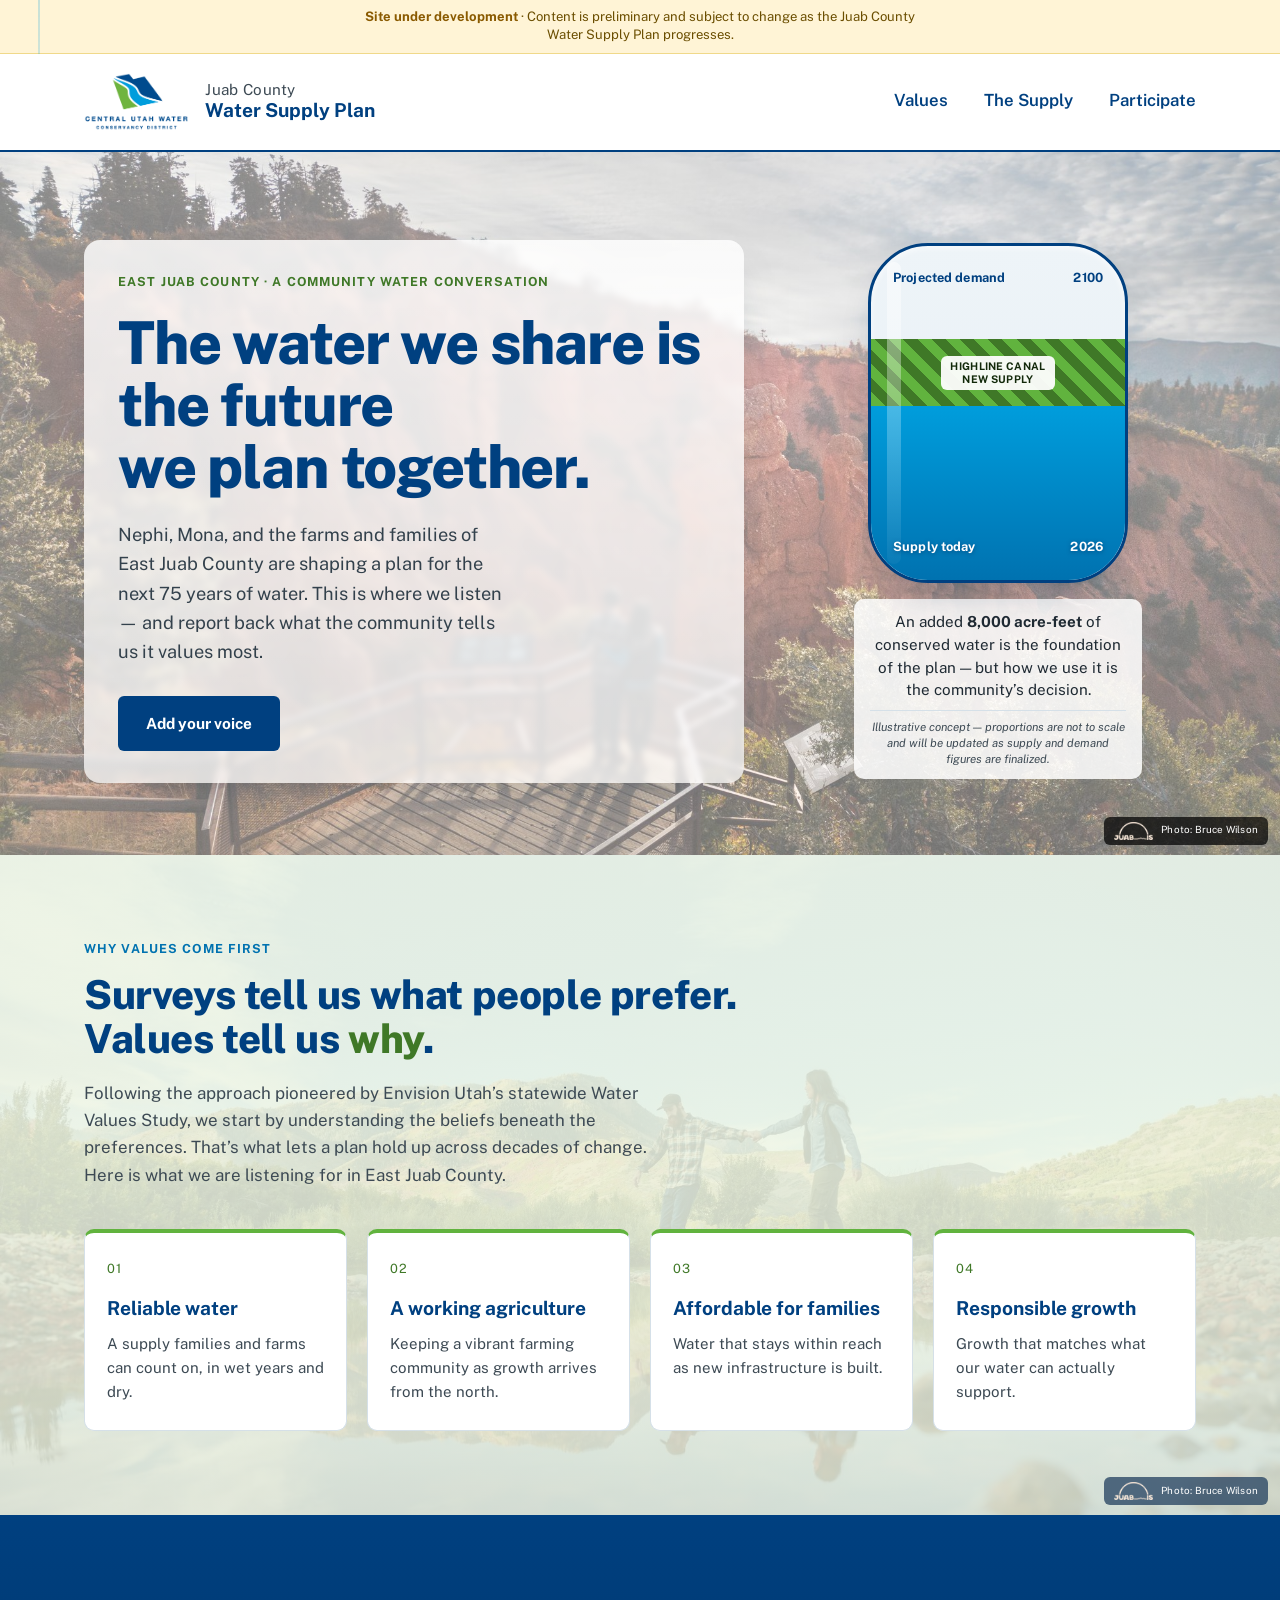
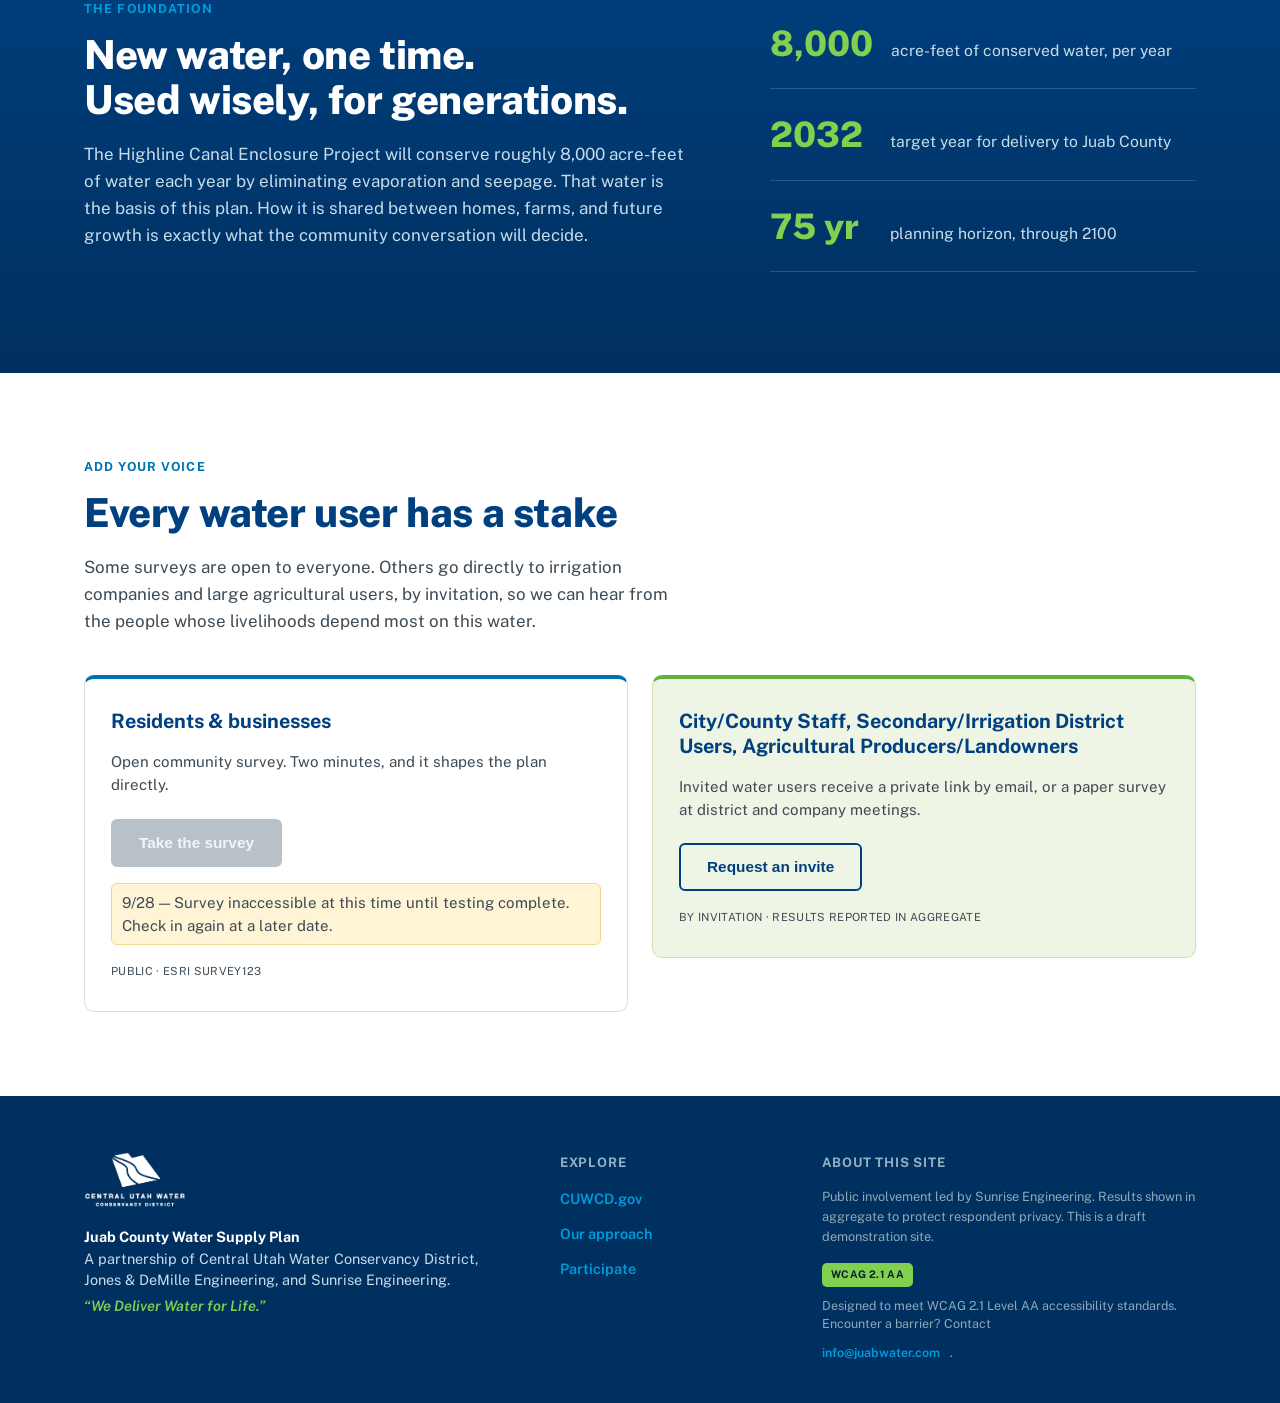
<file: index.html>
<!DOCTYPE html>
<html lang="en">
<head>
<meta charset="UTF-8" />
<meta name="viewport" content="width=device-width, initial-scale=1.0" />
<title>Juab County Water Supply Plan — Community Water Values</title>
<meta name="description" content="Reporting what East Juab County residents, farmers, and water users value about their water future. Part of the Juab County Water Supply Plan." />
<link rel="preconnect" href="https://fonts.googleapis.com" />
<link rel="preconnect" href="https://fonts.gstatic.com" crossorigin />
<link href="https://fonts.googleapis.com/css2?family=Fraunces:opsz,wght@9..144,400;9..144,600;9..144,900&family=Public+Sans:wght@400;500;600;700&display=swap" rel="stylesheet" />
<link rel="stylesheet" href="styles.css" />
</head>
<body>
<a class="skip-link" href="#main">Skip to content</a>

<!-- development notice -->
<div class="dev-banner" role="status">
  <span class="dev-banner-inner"><strong>Site under development</strong> &middot; Content is preliminary and subject to change as the Juab County Water Supply Plan progresses.</span>
</div>

<!-- ambient canal line -->
<div class="canal" aria-hidden="true"></div>

<header class="site-head">
  <div class="wrap head-inner">
    <a class="brand" href="https://putzke.github.io/juab-water-values/" aria-label="Juab County Water Supply Plan — home">
      <img src="assets/cuwcd-logo.png" alt="Central Utah Water Conservancy District" class="brand-logo" />
      <span class="brand-txt">Juab&nbsp;County<br /><strong>Water Supply Plan</strong></span>
    </a>
    <nav class="nav" aria-label="Primary">
      <a href="#values">Values</a>
      <a href="#supply">The Supply</a>
      <a href="#participate">Participate</a>
    </nav>
  </div>
</header>

<main id="main">

  <!-- ─────────────── HERO ─────────────── -->
  <section class="hero photo-bg">
    <a class="photo-credit" href="https://juab.is" target="_blank" rel="noopener"><img class="credit-logo" src="assets/juab-logo.png" alt="Juab County Tourism (juab.is)" />Photo: Bruce Wilson</a>
    <div class="wrap hero-grid">
      <div class="hero-copy">
        <p class="eyebrow">East Juab County · A Community Water Conversation</p>
        <h1>The water we share is the future we&nbsp;plan&nbsp;together.</h1>
        <p class="lede">
          Nephi, Mona, and the farms and families of East Juab County are shaping a plan
          for the next 75&nbsp;years of water. This is where we listen &mdash; and report
          back what the community tells us it values most.
        </p>
        <div class="hero-cta">
          <a class="btn btn-primary" href="#participate">Add your voice</a>
        </div>
      </div>

      <!-- SIGNATURE ELEMENT: supply vs demand water column -->
      <figure class="supply-viz" role="img" aria-label="Illustrative diagram (not to scale) showing today's water supply, plus new water from the Highline Canal, rising toward projected demand in 2100. Proportions are conceptual and will be updated as figures are finalized.">
        <div class="viz-frame" aria-hidden="true">
          <div class="water">
            <div class="viz-label viz-label-top"><span>Projected demand</span><span>2100</span></div>
            <div class="water-fill" id="waterFill"></div>
            <div class="new-supply" id="newSupply">
              <span class="ns-tag">Highline Canal<br />new supply</span>
            </div>
            <div class="viz-label viz-label-bot"><span>Supply today</span><span>2026</span></div>
          </div>
        </div>
        <figcaption>An added <strong>8,000 acre-feet</strong> of conserved water is the
          foundation of the plan &mdash; but how we use it is the community&rsquo;s decision.
          <span class="viz-disclaimer">Illustrative concept &mdash; proportions are not to scale and will be updated as supply and demand figures are finalized.</span></figcaption>
      </figure>
    </div>
  </section>

  <!-- ─────────────── VALUES ─────────────── -->
  <section id="values" class="band band-sage photo-bg">
    <a class="photo-credit" href="https://juab.is" target="_blank" rel="noopener"><img class="credit-logo" src="assets/juab-logo.png" alt="Juab County Tourism (juab.is)" />Photo: Bruce Wilson</a>
    <div class="wrap">
      <p class="section-eyebrow">Why values come first</p>
      <h2 class="section-title">Surveys tell us what people prefer.<br />Values tell us <em>why</em>.</h2>
      <p class="section-lede">
        Following the approach pioneered by Envision Utah&rsquo;s statewide Water Values Study,
        we start by understanding the beliefs beneath the preferences. That&rsquo;s what lets a
        plan hold up across decades of change. Here is what we are listening for in East Juab County.
      </p>

      <div class="value-grid">
        <article class="value-card">
          <span class="vc-num" aria-hidden="true">01</span>
          <h3>Reliable water</h3>
          <p>A supply families and farms can count on, in wet years and dry.</p>
        </article>
        <article class="value-card">
          <span class="vc-num" aria-hidden="true">02</span>
          <h3>A working agriculture</h3>
          <p>Keeping a vibrant farming community as growth arrives from the north.</p>
        </article>
        <article class="value-card">
          <span class="vc-num" aria-hidden="true">03</span>
          <h3>Affordable for families</h3>
          <p>Water that stays within reach as new infrastructure is built.</p>
        </article>
        <article class="value-card">
          <span class="vc-num" aria-hidden="true">04</span>
          <h3>Responsible growth</h3>
          <p>Growth that matches what our water can actually support.</p>
        </article>
      </div>
    </div>
  </section>

  <!-- ─────────────── SUPPLY STORY ─────────────── -->
  <section id="supply" class="band band-deep">
    <div class="wrap supply-grid">
      <div>
        <p class="section-eyebrow light">The foundation</p>
        <h2 class="section-title light">New water, one time.<br />Used wisely, for generations.</h2>
        <p class="section-lede light">
          The Highline Canal Enclosure Project will conserve roughly 8,000 acre-feet of water
          each year by eliminating evaporation and seepage. That water is the basis of this plan.
          How it is shared between homes, farms, and future growth is exactly what the community
          conversation will decide.
        </p>
      </div>
      <ul class="supply-facts">
        <li><span class="sf-num">8,000</span><span class="sf-lbl">acre-feet of conserved water, per year</span></li>
        <li><span class="sf-num">2032</span><span class="sf-lbl">target year for delivery to Juab County</span></li>
        <li><span class="sf-num">75 yr</span><span class="sf-lbl">planning horizon, through 2100</span></li>
      </ul>
    </div>
  </section>

  <!-- ─────────────── PARTICIPATE ─────────────── -->
  <section id="participate" class="band">
    <div class="wrap participate">
      <div class="part-copy">
        <p class="section-eyebrow">Add your voice</p>
        <h2 class="section-title">Every water user has a stake</h2>
        <p class="section-lede">
          Some surveys are open to everyone. Others go directly to irrigation companies and
          large agricultural users, by invitation, so we can hear from the people whose
          livelihoods depend most on this water.
        </p>
      </div>
      <div class="part-cards">
        <article class="part-card">
          <h3>Residents &amp; businesses</h3>
          <p>Open community survey. Two minutes, and it shapes the plan directly.</p>
          <button type="button" class="btn btn-primary" data-survey="public" disabled aria-disabled="true">Take the survey</button>
          <p class="survey-note">9/28 &mdash; Survey inaccessible at this time until testing complete. Check in again at a later date.</p>
          <span class="part-meta">Public &middot; ESRI Survey123</span>
        </article>
        <article class="part-card part-card-alt">
          <h3>City/County Staff, Secondary/Irrigation District Users, Agricultural Producers/Landowners</h3>
          <p>Invited water users receive a private link by email, or a paper survey at
             district and company meetings.</p>
          <button type="button" class="btn btn-ghost" data-survey="invite">Request an invite</button>
          <span class="part-meta">By invitation &middot; results reported in aggregate</span>
        </article>
      </div>
    </div>
  </section>

</main>

<footer class="site-foot">
  <div class="wrap foot-inner">
    <div class="foot-col foot-col-brand">
      <div class="foot-brand">
        <img src="assets/cuwcd-logo-white.png" alt="Central Utah Water Conservancy District" class="foot-logo" />
        <div>
        <p><strong>Juab County Water Supply Plan</strong><br />
          A partnership of Central Utah Water Conservancy District, Jones&nbsp;&amp;&nbsp;DeMille
          Engineering, and Sunrise Engineering.</p>
        <p class="foot-tagline">&ldquo;We Deliver Water for Life.&rdquo;</p>
        </div>
      </div>
    </div>
    <div class="foot-col foot-col-links">
      <p class="foot-h">Explore</p>
      <nav class="foot-links" aria-label="Footer">
        <a href="https://cuwcd.gov/" rel="noopener">CUWCD.gov</a>
        <a href="#values">Our approach</a>
        <a href="#participate">Participate</a>
      </nav>
    </div>
    <div class="foot-col foot-col-info">
      <p class="foot-h">About this site</p>
      <p class="foot-fine">
        Public involvement led by Sunrise Engineering. Results shown in aggregate to protect
        respondent privacy. This is a draft demonstration site.
      </p>
      <p class="foot-a11y">
        <span class="a11y-badge">WCAG 2.1 AA</span>
        Designed to meet WCAG&nbsp;2.1 Level&nbsp;AA accessibility standards.
        Encounter a barrier? Contact <a href="mailto:info@juabwater.com">info@juabwater.com</a>.
      </p>
    </div>
  </div>
</footer>

<script src="app.js"></script>
</body>
</html>
</file>
<file: styles.css>
/* ============================================================
   Juab County Water Supply Plan — Community Water Values
   Styled to the Central Utah Water Conservancy District (CUWCD)
   brand: navy, water blues, and District green.
   "We Deliver Water for Life."
   ============================================================ */

:root{
  --navy:#004080;
  --navy-2:#00305f;
  --blue:#0072b0;
  --blue-lite:#009ddc;
  --blue-pale:#e7f1f8;
  --green:#61b33e;
  --green-deep:#3f7827;
  --green-ondark:#82d050;
  --green-pale:#eef5e5;

  --paper:#ffffff;
  --paper-2:#f4f7fa;
  --ink:#1f2a33;
  --ink-soft:#3d4a54;
  --line:#d5e0e8;

  --display:"Public Sans",system-ui,sans-serif;
  --body:"Public Sans",system-ui,sans-serif;
  --mono:var(--body);  /* retired robotic monospace; unified to Public Sans */

  --wrap:1160px;
  --r:10px;
}

*{box-sizing:border-box;margin:0;padding:0}
html{scroll-behavior:smooth}
@media (prefers-reduced-motion:reduce){html{scroll-behavior:auto}}

body{font-family:var(--body);color:var(--ink);background:var(--paper);line-height:1.6;-webkit-font-smoothing:antialiased;overflow-x:hidden}

.wrap{max-width:var(--wrap);margin:0 auto;padding:0 24px}

.skip-link{position:absolute;left:-999px;top:0;z-index:100;background:var(--navy);color:#fff;padding:10px 16px;border-radius:0 0 8px 0}
.skip-link:focus{left:0}

a{color:var(--blue);text-decoration:none}
/* high-contrast keyboard focus (WCAG 2.4.7) — double ring works on light and dark */
a:focus-visible,
button:focus-visible,
[tabindex]:focus-visible{
  outline:3px solid var(--navy);
  outline-offset:2px;
  box-shadow:0 0 0 6px rgba(122,182,72,.55);
  border-radius:4px;
}
/* on dark bands, invert so the ring stays visible */
.band-deep a:focus-visible,
.band-deep button:focus-visible,
.site-foot a:focus-visible{
  outline-color:#fff;
  box-shadow:0 0 0 6px rgba(122,182,72,.7);
}

.canal{position:fixed;left:38px;top:0;bottom:0;width:2px;z-index:0;background:linear-gradient(var(--blue-lite),transparent 40%,transparent 60%,var(--blue-lite));opacity:.22;pointer-events:none}
@media(max-width:900px){.canal{display:none}}

/* development notice banner */
.dev-banner{background:#fff4d6;color:#6b4e00;border-bottom:1px solid #f0d98a;text-align:center;padding:8px 16px;font-size:.82rem;line-height:1.4}
.dev-banner strong{color:#8a5a00;font-weight:700}
.dev-banner-inner{display:inline-block;max-width:70ch}

/* header */
.site-head{position:sticky;top:0;z-index:40;background:rgba(255,255,255,.92);backdrop-filter:blur(10px);border-bottom:2px solid var(--navy)}
.head-inner{display:flex;align-items:center;justify-content:space-between;height:96px}
.brand{display:flex;align-items:center;gap:16px;text-decoration:none;transition:opacity .2s}
.brand:hover{opacity:.82}
.brand-txt{font-family:var(--body);font-size:.95rem;line-height:1.2;letter-spacing:.02em;color:var(--ink-soft)}
.brand-txt strong{font-size:1.2rem;color:var(--navy);letter-spacing:0}
.brand-mark{width:34px;height:34px;border-radius:6px;flex:none;position:relative;overflow:hidden;background:linear-gradient(135deg,var(--navy) 0 50%,var(--blue) 50% 100%)}
.brand-mark::before{content:"";position:absolute;left:0;bottom:0;width:60%;height:55%;background:var(--green);clip-path:polygon(0 100%,100% 100%,0 0)}
.brand-mark::after{content:"";position:absolute;right:6px;top:6px;width:40%;height:70%;background:var(--blue-lite);clip-path:polygon(100% 0,100% 100%,0 100%);opacity:.9}
.nav{display:flex;gap:36px}
.nav a{font-weight:600;font-size:1.05rem;color:var(--navy);padding:6px 0;border-bottom:3px solid transparent;transition:.2s}
.nav a:hover{color:var(--blue);border-color:var(--green)}
@media(max-width:720px){.nav{gap:16px}.nav a{font-size:.8rem}}

/* hero */
.hero{position:relative;padding:88px 0 72px;overflow:hidden}
.hero::before{content:"";position:absolute;inset:0;z-index:-1;background:radial-gradient(1200px 500px at 82% -10%,rgba(79,169,221,.16),transparent 60%),radial-gradient(900px 600px at 4% 112%,rgba(122,182,72,.15),transparent 55%)}
.hero-grid{display:grid;grid-template-columns:1.25fr .75fr;gap:56px;align-items:center}
@media(max-width:860px){.hero-grid{grid-template-columns:1fr;gap:40px}}
.eyebrow{font-family:var(--body);font-size:.78rem;font-weight:700;letter-spacing:.09em;text-transform:uppercase;color:var(--green-deep);margin-bottom:20px}
.hero h1{font-family:var(--display);font-weight:800;font-size:clamp(2.3rem,5.2vw,3.7rem);line-height:1.05;letter-spacing:-.02em;color:var(--navy);margin-bottom:22px}
.lede{font-size:1.14rem;color:var(--ink-soft);max-width:36ch;margin-bottom:30px}
.hero-cta{display:flex;gap:14px;flex-wrap:wrap}
.btn{display:inline-block;font-weight:700;font-size:.96rem;padding:13px 26px;border-radius:6px;transition:.2s;cursor:pointer;border:2px solid transparent}
.btn-primary{background:var(--navy);color:#fff}
.btn-primary:hover{background:var(--blue);transform:translateY(-1px)}
.btn-ghost{border-color:var(--navy);color:var(--navy);background:transparent}
.btn-ghost:hover{background:var(--navy);color:#fff}
.btn:disabled,.btn[disabled]{background:#9aa7b1;border-color:#9aa7b1;color:#eef2f5;cursor:not-allowed;opacity:.7;pointer-events:none;transform:none;box-shadow:none}

/* supply viz */
.supply-viz{text-align:center}
.viz-frame{position:relative;width:100%;max-width:260px;margin:0 auto}
.water{position:relative;height:340px;border-radius:60px;overflow:hidden;background:linear-gradient(#eef4f8,#e6eff5);border:3px solid var(--navy);box-shadow:0 20px 40px -24px rgba(27,58,91,.55),inset 0 2px 6px rgba(255,255,255,.7);}
.water::after{content:"";position:absolute;top:16px;bottom:16px;left:16px;width:14px;background:linear-gradient(rgba(255,255,255,.5),rgba(255,255,255,.04));border-radius:40px;pointer-events:none;z-index:3}
.water-fill{position:absolute;left:0;right:0;bottom:0;height:52%;background:linear-gradient(var(--blue-lite),var(--blue));transition:height 1.6s cubic-bezier(.2,.7,.2,1)}
.water-fill::before{content:"";position:absolute;top:-9px;left:-50%;right:-50%;height:18px;background:radial-gradient(circle at 20% 0,var(--blue-lite) 0 6px,transparent 7px) 0 0/34px 18px repeat-x;opacity:.7;animation:wave 3s linear infinite}
@keyframes wave{to{transform:translateX(34px)}}
@media (prefers-reduced-motion:reduce){.water-fill::before{animation:none}}
.new-supply{position:absolute;left:0;right:0;bottom:52%;height:0;background:repeating-linear-gradient(45deg,var(--green) 0 10px,var(--green-deep) 10px 20px);transition:height 1.6s cubic-bezier(.2,.7,.2,1) .4s;display:flex;align-items:center;justify-content:center;overflow:hidden}
.ns-tag{font-family:var(--body);font-size:.66rem;font-weight:700;line-height:1.2;color:#12290a;text-transform:uppercase;letter-spacing:.03em;padding:4px 9px;background:rgba(255,255,255,.94);border-radius:6px}
.viz-label{position:absolute;left:22px;right:22px;z-index:4;display:flex;justify-content:space-between;font-family:var(--body);font-size:.8rem;font-weight:700;letter-spacing:.01em}
.viz-label-top{top:22px;color:var(--navy)}
.viz-label-bot{bottom:22px;color:#fff;text-shadow:0 1px 4px rgba(0,48,95,.55)}
.supply-viz figcaption{margin-top:16px;font-size:.95rem;line-height:1.5;color:var(--ink);max-width:32ch;margin-inline:auto;background:rgba(255,255,255,.86);padding:12px 16px;border-radius:10px}

/* bands */
.band{padding:84px 0;position:relative}
.band-sage{background:var(--green-pale)}
.band-deep{background:linear-gradient(var(--navy),var(--navy-2));color:#e7f1f8}
.band-deep .section-title,.band-deep .section-eyebrow{color:#fff}
.section-eyebrow{font-family:var(--body);font-size:.78rem;font-weight:700;letter-spacing:.09em;text-transform:uppercase;color:var(--blue);margin-bottom:14px}
.section-eyebrow.light{color:var(--blue-lite)}
.section-title{font-family:var(--display);font-weight:800;font-size:clamp(1.7rem,3.4vw,2.5rem);line-height:1.12;letter-spacing:-.01em;color:var(--navy);margin-bottom:18px}
.section-title em{font-style:normal;color:var(--green-deep)}
.section-title.light em{color:var(--green)}
.section-lede{font-size:1.06rem;color:var(--ink-soft);max-width:60ch;margin-bottom:40px}
.band-deep .section-lede.light{color:#c8dcea}

/* value cards */
.value-grid{display:grid;grid-template-columns:repeat(4,1fr);gap:20px}
@media(max-width:860px){.value-grid{grid-template-columns:repeat(2,1fr)}}
@media(max-width:480px){.value-grid{grid-template-columns:1fr}}
.value-card{background:var(--paper);border-radius:var(--r);padding:26px 22px;border:1px solid var(--line);border-top:4px solid var(--green);position:relative;transition:.25s}
.value-card:hover{transform:translateY(-4px);box-shadow:0 18px 32px -22px rgba(27,58,91,.5)}
.vc-num{font-family:var(--body);font-size:.8rem;color:var(--green-deep);display:block;margin-bottom:14px;letter-spacing:.05em}
.value-card h3{font-family:var(--display);font-weight:700;font-size:1.2rem;color:var(--navy);margin-bottom:8px}
.value-card p{font-size:.94rem;color:var(--ink-soft)}

/* dashboard */
.dash{display:grid;gap:22px}
.stat-row{display:grid;grid-template-columns:repeat(3,1fr);gap:22px}
@media(max-width:640px){.stat-row{grid-template-columns:1fr}}
.stat{background:var(--navy);color:#fff;border-radius:var(--r);padding:28px 26px;text-align:left}
.stat-num{font-family:var(--display);font-weight:800;font-size:2.8rem;line-height:1;display:block;color:var(--green-ondark)}
.stat-lbl{font-size:.9rem;color:#c8dcea;margin-top:8px;display:block}
.panel{background:var(--paper);border:1px solid var(--line);border-radius:var(--r);padding:28px}
.panel-title{font-family:var(--display);font-weight:700;font-size:1.24rem;color:var(--navy);margin-bottom:4px}
.panel-sub{font-size:.9rem;color:var(--ink-soft);margin-bottom:22px}
.panel-note{font-size:.8rem;color:var(--ink-soft);font-style:italic;margin-top:16px}
.panel-2col{display:grid;grid-template-columns:1fr 1fr;gap:22px}
@media(max-width:760px){.panel-2col{grid-template-columns:1fr}}
.barlist{list-style:none;display:grid;gap:16px}
.barlist-tight{gap:12px}
.barlist li{display:grid;grid-template-columns:1fr 2fr auto;align-items:center;gap:14px}
.bl-label{font-size:.9rem;font-weight:500}
.bl-track{height:12px;background:var(--paper-2);border-radius:100px;overflow:hidden;border:1px solid var(--line)}
.bl-fill{display:block;height:100%;width:var(--v);background:linear-gradient(90deg,var(--blue-lite),var(--blue));border-radius:100px;transition:width 1.3s cubic-bezier(.2,.7,.2,1)}
.bl-fill.bl-alt{background:linear-gradient(90deg,var(--green),var(--green-deep))}
.bl-val{font-family:var(--body);font-size:.82rem;color:var(--ink-soft);min-width:2.6em;text-align:right}
@media(max-width:520px){.barlist li{grid-template-columns:1fr auto;gap:6px}.bl-track{grid-column:1/-1;order:3}}
.donut{width:170px;height:170px;border-radius:50%;margin:8px auto 20px;background:conic-gradient(var(--line) 0 100%);display:grid;place-items:center;position:relative;transition:background 1.4s ease}
.donut-hole{width:104px;height:104px;border-radius:50%;background:var(--paper);display:grid;place-items:center;text-align:center;font-family:var(--body);font-size:.7rem;color:var(--ink-soft);line-height:1.3}
.legend{list-style:none;display:flex;gap:16px;justify-content:center;flex-wrap:wrap;font-size:.82rem;color:var(--ink-soft)}
.legend li{display:flex;align-items:center;gap:6px}
.dot{width:11px;height:11px;border-radius:3px;display:inline-block}
.dot-a{background:var(--blue)}
.dot-b{background:var(--green)}
.dot-c{background:var(--navy)}

/* supply band */
.supply-grid{display:grid;grid-template-columns:1.2fr .8fr;gap:48px;align-items:center}
@media(max-width:800px){.supply-grid{grid-template-columns:1fr;gap:36px}}
.supply-facts{list-style:none;display:grid;gap:18px}
.supply-facts li{display:flex;align-items:baseline;gap:18px;padding-bottom:16px;border-bottom:1px solid rgba(255,255,255,.16)}
.sf-num{font-family:var(--display);font-weight:800;font-size:2.2rem;color:var(--green-ondark);flex:none;min-width:4.4ch}
.sf-lbl{font-size:.98rem;color:#c8dcea}

/* participate */
.participate{display:block}
.part-copy{max-width:66ch;margin-bottom:40px}
.part-cards{display:grid;grid-template-columns:1fr 1fr;gap:24px;align-items:start}
@media(max-width:560px){.part-cards{grid-template-columns:1fr}}
.part-card{background:var(--paper);border:1px solid var(--line);border-radius:var(--r);border-top:4px solid var(--blue);padding:30px 26px;display:flex;flex-direction:column;gap:16px}
.part-card-alt{background:var(--green-pale);border-color:#cfe0b9;border-top-color:var(--green)}
.part-card h3{font-family:var(--display);font-weight:700;font-size:1.24rem;color:var(--navy);line-height:1.25}
.part-card p{font-size:.94rem;color:var(--ink-soft);line-height:1.55;margin:0}
.part-card .btn{align-self:flex-start;margin-top:6px}
.part-meta{font-family:var(--body);font-size:.7rem;color:var(--ink-soft);letter-spacing:.03em;text-transform:uppercase;margin-top:2px}
.survey-note{font-size:.8rem;line-height:1.4;color:#8a5a00;background:#fff4d6;border:1px solid #f0d98a;border-radius:6px;padding:7px 10px;margin:2px 0 0}

/* footer */
.site-foot{background:var(--navy-2);color:#c8dcea;padding:56px 0 40px}
.foot-inner{display:grid;grid-template-columns:1.6fr .8fr 1.4fr;gap:48px;align-items:start}
@media(max-width:860px){.foot-inner{grid-template-columns:1fr 1fr;gap:36px}}
@media(max-width:560px){.foot-inner{grid-template-columns:1fr;gap:28px}}
.foot-col-brand{max-width:none}
.foot-h{font-family:var(--display);font-weight:700;font-size:.82rem;letter-spacing:.06em;text-transform:uppercase;color:#8fb0c4;margin-bottom:14px}
.foot-brand{display:flex;flex-direction:column;gap:14px;align-items:flex-start}
.foot-brand p{font-size:.9rem;line-height:1.5}
.foot-brand strong{color:#fff}
.foot-links{display:flex;flex-direction:column;gap:12px}
.foot-links a{color:var(--blue-lite);font-weight:600;font-size:.9rem}
.foot-links a:hover{color:#fff}
.foot-fine{font-size:.8rem;color:#8fa8b8;line-height:1.55;margin-bottom:16px}
.foot-tagline{font-family:var(--display);font-style:italic;font-weight:600;color:var(--green-ondark);font-size:1rem;margin-top:4px}

/* official CUWCD logo images */
.brand-logo{height:58px;width:auto;display:block}
.foot-logo{height:56px;width:auto;display:block;margin-bottom:4px}
@media(max-width:720px){.brand-logo{height:46px}}

/* ============================================================
   PHOTO BACKGROUNDS — permission secured (Juab County Tourism)
   Hero + Values are hosted locally in assets/ (Bruce Wilson photos,
   clickable juab.is logo badge in corner -> https://juab.is).
   Supply band photo removed for now (solid navy backdrop) until a
   replacement photo is chosen.
   ============================================================ */

.photo-bg{position:relative;background-size:cover;background-position:center;background-repeat:no-repeat}
.photo-bg::before{content:"";position:absolute;inset:0;z-index:0;pointer-events:none}
.photo-bg > *{position:relative;z-index:1}

/* Hero: red rock canyon couple (Bruce Wilson, juab.is), light wash so navy text stays readable */
.hero.photo-bg{background-image:url('assets/hero-redrock-couple.jpg')}
.hero.photo-bg::before{background:linear-gradient(rgba(255,255,255,.5),rgba(255,255,255,.42))}
/* readability panel behind hero text (keeps photo vivid elsewhere) */
.hero.photo-bg .hero-copy{
  background:linear-gradient(rgba(255,255,255,.82),rgba(255,255,255,.72));
  backdrop-filter:blur(3px);
  padding:32px 34px;border-radius:16px;
  box-shadow:0 20px 50px -30px rgba(18,41,63,.5);
}
/* darken the body copy slightly for extra contrast */
.hero.photo-bg .lede{color:#33414c}
@media(max-width:860px){.hero.photo-bg .hero-copy{padding:26px 24px}}


/* Values band: river/reflection (Bruce Wilson, juab.is), light green wash */
.band-sage.photo-bg{background-image:url('assets/values-river-couple.jpg')}
.band-sage.photo-bg::before{background:linear-gradient(rgba(238,245,229,.90),rgba(238,245,229,.82))}

/* Supply band: photo removed for now — solid navy (.band-deep) backdrop until a replacement is chosen */

/* Credit label */
.photo-credit{
  position:absolute;right:12px;bottom:10px;z-index:2;
  display:inline-flex;align-items:center;gap:8px;
  font-family:var(--body);font-size:.62rem;letter-spacing:.02em;
  background:rgba(0,0,0,.72);color:#fff;padding:5px 10px;border-radius:6px;
  max-width:80vw;line-height:1.3;text-decoration:none;
}
/* whole badge is a link to juab.is on hero/values */
a.photo-credit{cursor:pointer}
a.photo-credit:hover{text-decoration:underline;background:rgba(0,0,0,.82)}
.band-sage a.photo-credit:hover{background:rgba(27,58,91,.85)}
.photo-credit a{color:#bfe0ef;text-decoration:underline}
/* juab.is logo badge sitting inside the credit pill */
.credit-logo{flex:none;height:18px;width:auto;display:block}
.band-sage .photo-credit{background:rgba(27,58,91,.72)}
@media(max-width:600px){.photo-credit{font-size:.56rem;right:8px;bottom:8px}}

/* accessibility statement line in footer */
.foot-a11y{
  font-size:.78rem;color:#8fa8b8;
  display:flex;align-items:flex-start;gap:10px;flex-wrap:wrap;line-height:1.5;
}
.foot-a11y a{color:var(--blue-lite);font-weight:600}
.a11y-badge{
  display:inline-flex;align-items:center;flex:none;
  font-family:var(--body);font-size:.66rem;font-weight:700;letter-spacing:.04em;
  color:#0b2033;background:var(--green-ondark);
  padding:4px 9px;border-radius:5px;
}

/* illustrative/not-to-scale disclaimer under the hero water graphic */
.viz-disclaimer{display:block;margin-top:8px;font-size:.72rem;line-height:1.4;font-style:italic;color:var(--ink-soft);border-top:1px solid var(--line);padding-top:8px}
</file>
